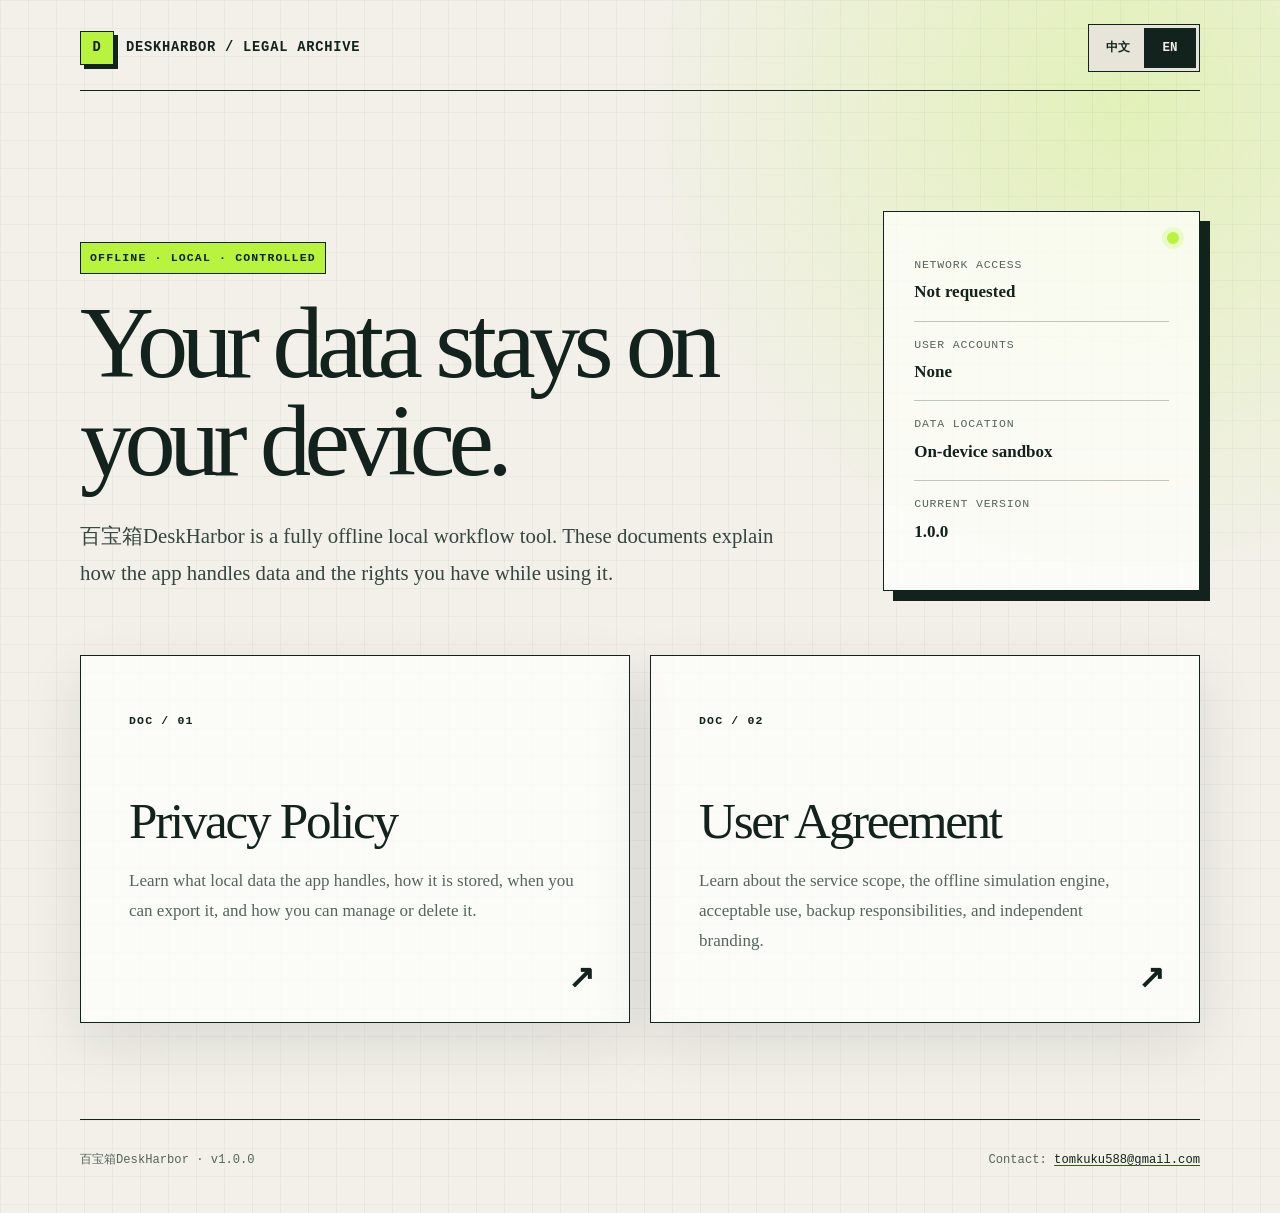
<file: index.html>
<!doctype html>
<html lang="zh-CN">
<head>
  <meta charset="utf-8">
  <meta name="viewport" content="width=device-width, initial-scale=1">
  <meta name="description" content="百宝箱DeskHarbor隐私政策与用户协议公开页面。">
  <meta name="color-scheme" content="light">
  <title>百宝箱DeskHarbor｜合规文档</title>
  <link rel="stylesheet" href="./style.css">
  <script src="./script.js" defer></script>
</head>
<body data-title-zh="百宝箱DeskHarbor｜合规文档" data-title-en="百宝箱DeskHarbor | Legal Documents">
  <div class="site-shell">
    <header class="topbar">
      <a class="brand" href="./index.html" data-preserve-lang aria-label="百宝箱DeskHarbor合规文档 / legal documents home">
        <span class="brand-mark" aria-hidden="true">D</span>
        <span class="brand-text">DESKHARBOR / LEGAL ARCHIVE</span>
      </a>
      <div class="language-switcher" data-lang-switcher role="group" aria-label="语言 / Language">
        <button type="button" data-lang-button="zh" aria-pressed="true">中文</button>
        <button type="button" data-lang-button="en" aria-pressed="false">EN</button>
      </div>
    </header>

    <main>
      <div data-lang-panel="zh">
        <section class="hero" aria-labelledby="hero-title-zh">
          <div>
            <span class="eyebrow">离线 · 本地 · 可控</span>
            <h1 id="hero-title-zh">你的数据，留在你的设备。</h1>
            <p class="lead">百宝箱DeskHarbor是一款完全离线的本地工作流工具。这里公开说明应用如何处理数据，以及你在使用服务时享有的权利。</p>
          </div>
          <aside class="status-card" aria-label="应用隐私摘要">
            <dl>
              <div><dt>网络访问</dt><dd>不申请</dd></div>
              <div><dt>账号体系</dt><dd>无</dd></div>
              <div><dt>数据位置</dt><dd>设备本地沙箱</dd></div>
              <div><dt>当前版本</dt><dd>1.0.0</dd></div>
            </dl>
          </aside>
        </section>

        <section class="document-grid" aria-label="合规文档">
          <a class="document-card" href="./privacy-policy.html" data-preserve-lang>
            <span class="document-code">DOC / 01</span>
            <h2>隐私政策</h2>
            <p>了解应用处理哪些本地数据、如何保存、何时由你主动导出，以及你如何管理或删除这些数据。</p>
            <span class="card-arrow" aria-hidden="true">↗</span>
          </a>
          <a class="document-card" href="./user-agreement.html" data-preserve-lang>
            <span class="document-code">DOC / 02</span>
            <h2>用户协议</h2>
            <p>了解服务范围、离线模拟引擎的性质、使用规则、数据备份责任与独立品牌声明。</p>
            <span class="card-arrow" aria-hidden="true">↗</span>
          </a>
        </section>
      </div>

      <div data-lang-panel="en" lang="en" hidden>
        <section class="hero" aria-labelledby="hero-title-en">
          <div>
            <span class="eyebrow">Offline · Local · Controlled</span>
            <h1 id="hero-title-en">Your data stays on your device.</h1>
            <p class="lead">百宝箱DeskHarbor is a fully offline local workflow tool. These documents explain how the app handles data and the rights you have while using it.</p>
          </div>
          <aside class="status-card" aria-label="App privacy summary">
            <dl>
              <div><dt>Network access</dt><dd>Not requested</dd></div>
              <div><dt>User accounts</dt><dd>None</dd></div>
              <div><dt>Data location</dt><dd>On-device sandbox</dd></div>
              <div><dt>Current version</dt><dd>1.0.0</dd></div>
            </dl>
          </aside>
        </section>

        <section class="document-grid" aria-label="Legal documents">
          <a class="document-card" href="./privacy-policy.html" data-preserve-lang>
            <span class="document-code">DOC / 01</span>
            <h2>Privacy Policy</h2>
            <p>Learn what local data the app handles, how it is stored, when you can export it, and how you can manage or delete it.</p>
            <span class="card-arrow" aria-hidden="true">↗</span>
          </a>
          <a class="document-card" href="./user-agreement.html" data-preserve-lang>
            <span class="document-code">DOC / 02</span>
            <h2>User Agreement</h2>
            <p>Learn about the service scope, the offline simulation engine, acceptable use, backup responsibilities, and independent branding.</p>
            <span class="card-arrow" aria-hidden="true">↗</span>
          </a>
        </section>
      </div>
    </main>

    <footer class="site-footer">
      <p>百宝箱DeskHarbor · v1.0.0</p>
      <p><span data-i18n-zh="联系邮箱：" data-i18n-en="Contact:">联系邮箱：</span> <a href="mailto:tomkuku588@gmail.com">tomkuku588@gmail.com</a></p>
    </footer>
  </div>
</body>
</html>
</file>
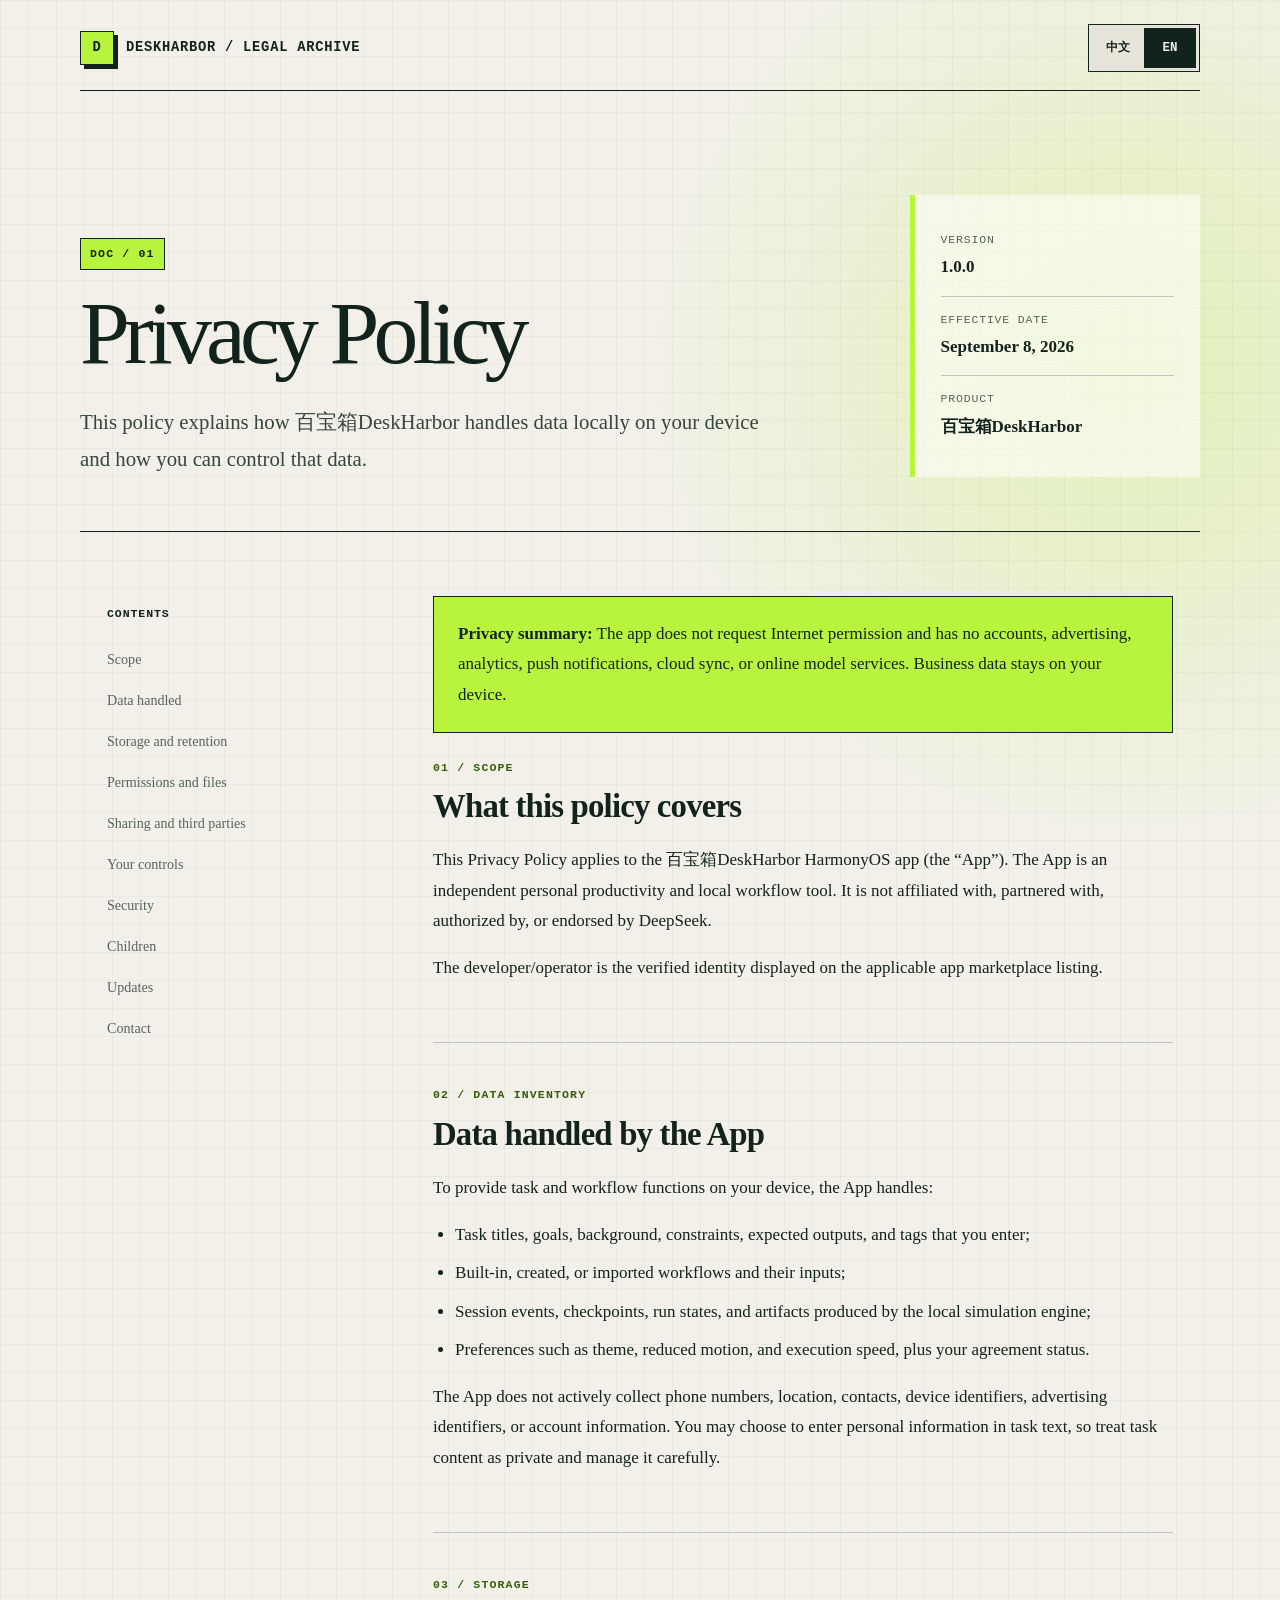
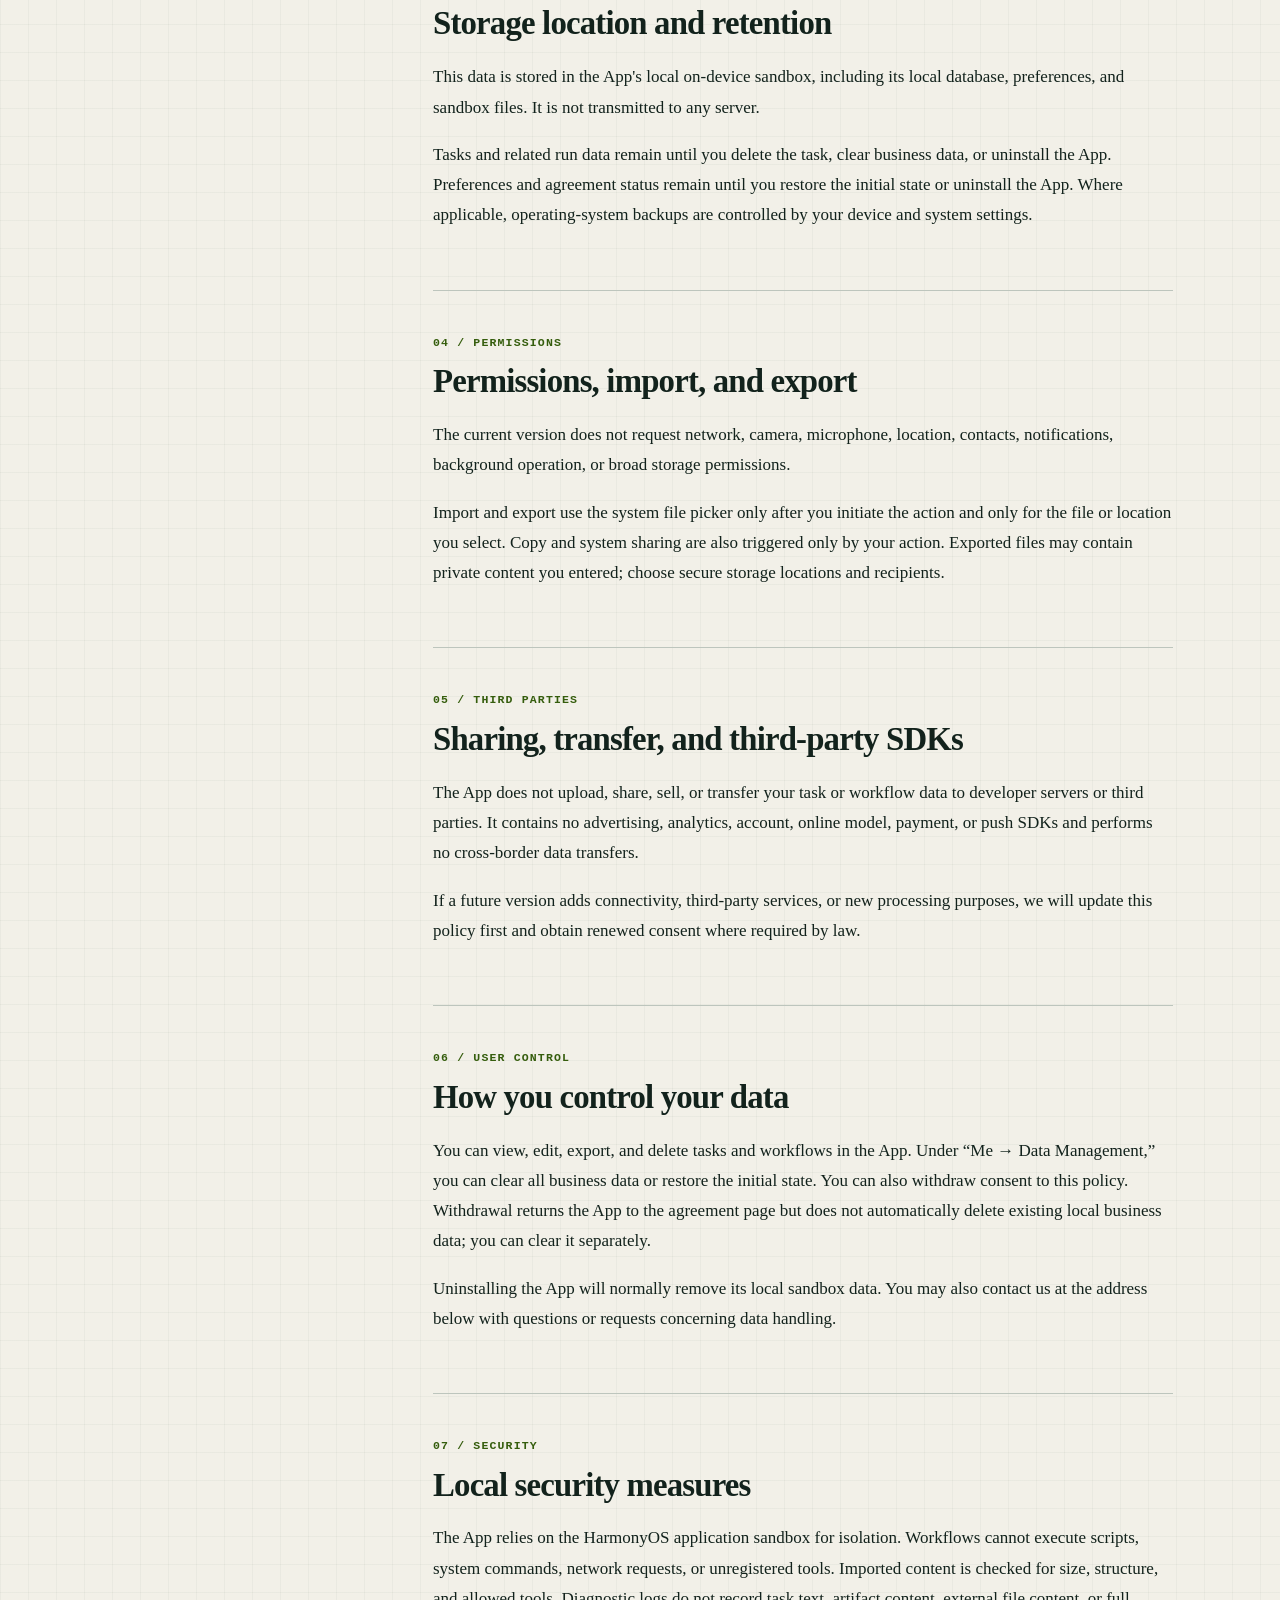
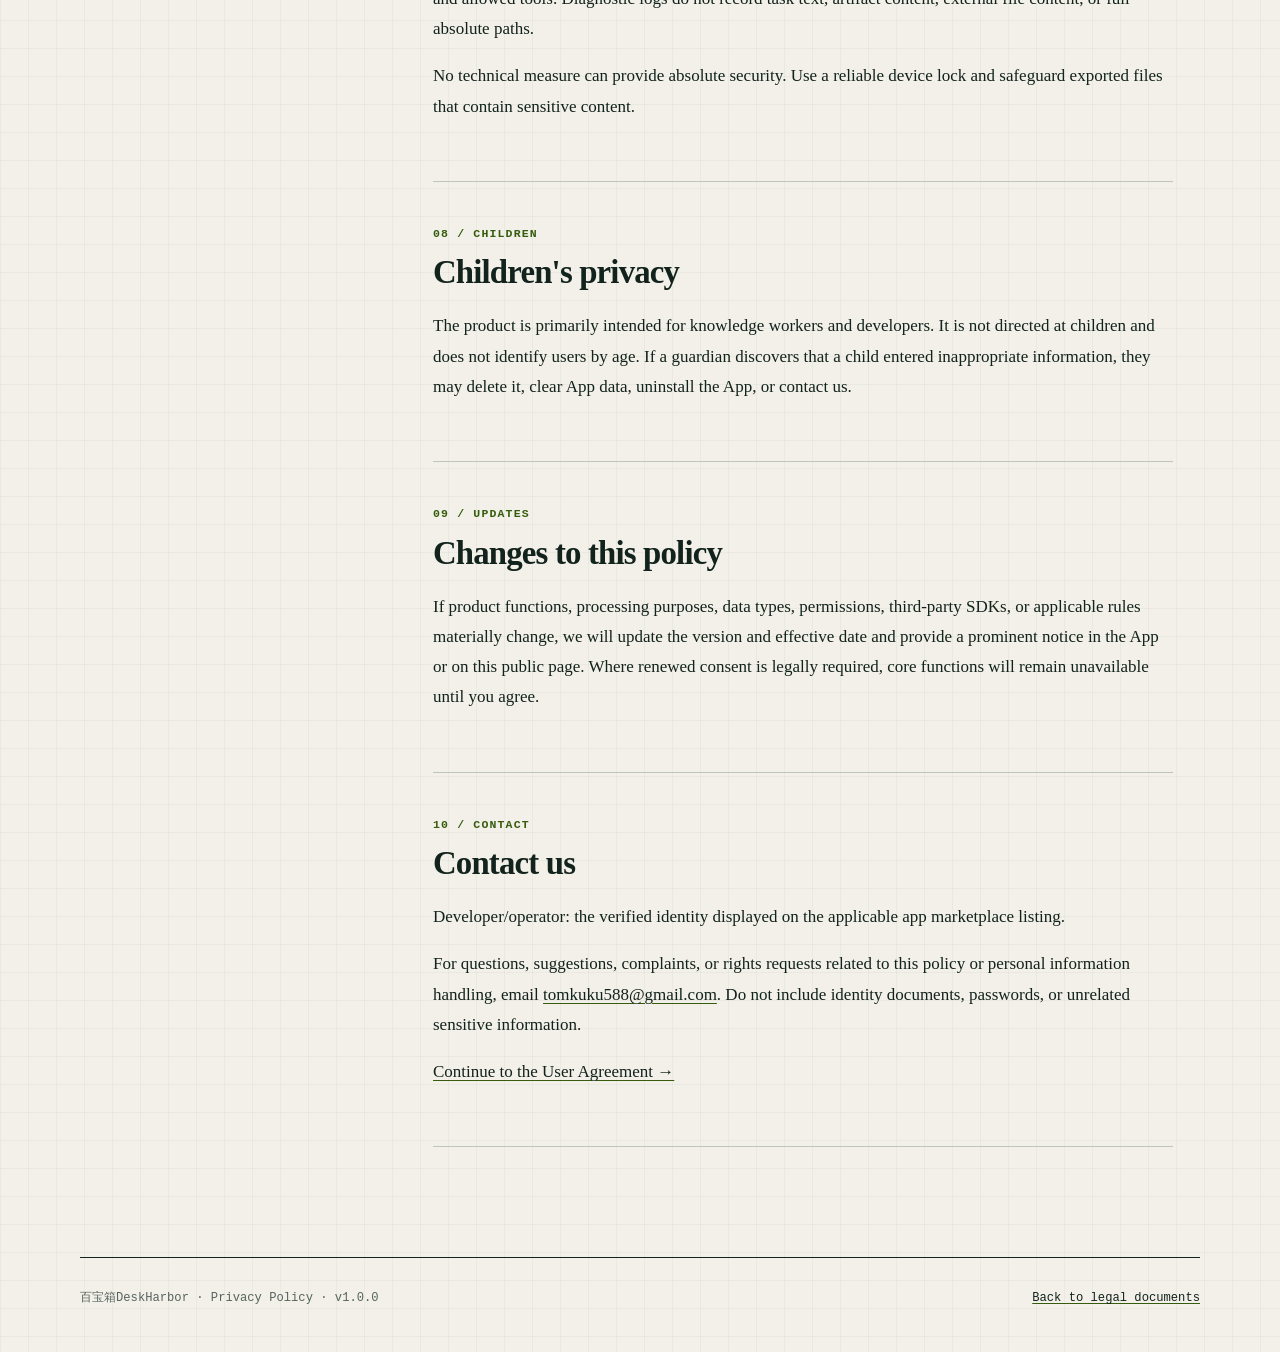
<file: privacy-policy.html>
<!doctype html>
<html lang="zh-CN">
<head>
  <meta charset="utf-8">
  <meta name="viewport" content="width=device-width, initial-scale=1">
  <meta name="description" content="百宝箱DeskHarbor中英文隐私政策。">
  <title>百宝箱DeskHarbor｜隐私政策</title>
  <link rel="stylesheet" href="./style.css">
  <script src="./script.js" defer></script>
</head>
<body data-title-zh="百宝箱DeskHarbor｜隐私政策" data-title-en="百宝箱DeskHarbor | Privacy Policy">
  <div class="site-shell">
    <header class="topbar">
      <a class="brand" href="./index.html" data-preserve-lang aria-label="百宝箱DeskHarbor合规文档 / legal documents home">
        <span class="brand-mark" aria-hidden="true">D</span>
        <span class="brand-text">DESKHARBOR / LEGAL ARCHIVE</span>
      </a>
      <div class="language-switcher" data-lang-switcher role="group" aria-label="语言 / Language">
        <button type="button" data-lang-button="zh" aria-pressed="true">中文</button>
        <button type="button" data-lang-button="en" aria-pressed="false">EN</button>
      </div>
    </header>

    <main>
      <article data-lang-panel="zh">
        <header class="document-hero">
          <div>
            <span class="eyebrow">DOC / 01</span>
            <h1>隐私政策</h1>
            <p class="lead">本政策说明百宝箱DeskHarbor如何在设备本地处理数据，以及你可以如何控制这些数据。</p>
          </div>
          <aside class="document-meta" aria-label="文档信息">
            <dl>
              <div><dt>版本</dt><dd>1.0.0</dd></div>
              <div><dt>生效日期</dt><dd>2026 年 9 月 8 日</dd></div>
              <div><dt>适用产品</dt><dd>百宝箱DeskHarbor</dd></div>
            </dl>
          </aside>
        </header>

        <div class="legal-layout">
          <nav class="toc" aria-label="隐私政策目录">
            <p>目录</p>
            <a href="#zh-s1">适用范围</a><a href="#zh-s2">处理的数据</a><a href="#zh-s3">存储与期限</a>
            <a href="#zh-s4">权限与导入导出</a><a href="#zh-s5">共享与第三方</a><a href="#zh-s6">你的权利</a>
            <a href="#zh-s7">安全措施</a><a href="#zh-s8">未成年人</a><a href="#zh-s9">政策更新</a><a href="#zh-s10">联系我们</a>
          </nav>
          <div class="legal-content">
            <p class="notice"><strong>隐私摘要：</strong>本应用不申请 Internet 权限，不注册账号，不接入广告、统计、推送、云同步或在线模型服务。业务数据仅保存在你的设备本地。</p>
            <section id="zh-s1"><span class="section-index">01 / 适用范围</span><h2>本政策适用于什么</h2><p>本隐私政策适用于百宝箱DeskHarbor HarmonyOS 应用（以下简称“本应用”）。本应用是一款独立的个人效率与本地工作流工具，与 DeepSeek 官方不存在隶属、合作、授权或背书关系。</p><p>本应用的开发者/运营者为应用市场页面公示的实名认证主体。</p></section>
            <section id="zh-s2"><span class="section-index">02 / 数据清单</span><h2>本应用处理哪些数据</h2><p>为在本机提供任务管理和工作流功能，本应用会处理：</p><ul><li>你主动填写的任务标题、目标、背景、约束、期望产物和标签；</li><li>内置、创建或导入的工作流及其输入；</li><li>本地模拟引擎产生的会话事件、检查点、运行状态与产物；</li><li>主题、减少动效、执行速度等偏好设置，以及协议同意状态。</li></ul><p>本应用不会主动收集手机号、位置、通讯录、设备标识、广告标识或账号信息。你可能在任务正文中自行输入个人信息，因此请将任务内容视为私密数据并妥善管理。</p></section>
            <section id="zh-s3"><span class="section-index">03 / 存储</span><h2>数据存储位置与保留期限</h2><p>上述数据保存在设备本地的应用沙箱内，包括本地数据库、偏好设置和沙箱文件，不与任何服务器通信。</p><p>任务及关联运行数据保留至你删除对应任务、清空业务数据或卸载应用为止；偏好设置和协议状态保留至你恢复初始状态或卸载应用为止。系统备份行为如适用，受设备和操作系统设置控制。</p></section>
            <section id="zh-s4"><span class="section-index">04 / 权限</span><h2>权限、导入与导出</h2><p>当前版本不申请网络、相机、麦克风、位置、通讯录、通知或后台运行权限，也不申请宽泛存储权限。</p><p>导入和导出仅在你主动操作时通过系统文件选择器访问你选择的文件或位置；复制和系统分享也只在你主动点击时触发。导出的文件可能包含你输入的私密内容，请自行选择安全的保存位置和接收方。</p></section>
            <section id="zh-s5"><span class="section-index">05 / 第三方</span><h2>数据共享、转让与第三方 SDK</h2><p>本应用不向开发者服务器或第三方上传、共享、出售或转让你的任务和工作流数据，不包含广告、统计、账号、在线模型、支付或推送 SDK，也不进行跨境数据传输。</p><p>若未来版本新增联网能力、第三方服务或数据处理目的，我们会先更新本政策，并在依法需要时重新征得你的同意。</p></section>
            <section id="zh-s6"><span class="section-index">06 / 用户控制</span><h2>你如何管理自己的数据</h2><p>你可以在应用内查看、编辑、导出和删除任务及工作流；在“我的 → 数据管理”中清空全部业务数据或恢复初始状态；也可以撤销隐私政策同意。撤销后应用返回协议页面，但不会自动删除已有本地业务数据，你可另行执行清空。</p><p>卸载应用通常会删除其本地沙箱数据。若你对数据处理有疑问或希望行使相关权利，也可以通过本政策所列邮箱联系我们。</p></section>
            <section id="zh-s7"><span class="section-index">07 / 安全</span><h2>本地安全措施</h2><p>本应用依赖 HarmonyOS 应用沙箱隔离数据；工作流不允许执行脚本、系统命令、网络请求或未注册工具；导入内容会经过大小、结构和工具白名单校验；诊断日志不记录任务正文、产物内容、外部文件内容或完整绝对路径。</p><p>任何技术措施都无法保证绝对安全。请为设备设置可靠的锁屏保护，并在导出敏感内容后妥善保管文件。</p></section>
            <section id="zh-s8"><span class="section-index">08 / 未成年人</span><h2>未成年人保护</h2><p>本产品主要面向知识工作者与开发者，不以未成年人为目标用户，也不通过年龄信息识别用户。监护人如发现未成年人输入了不适当信息，可通过应用内删除、清空数据或卸载应用进行处理，并可联系我们。</p></section>
            <section id="zh-s9"><span class="section-index">09 / 更新</span><h2>政策如何更新</h2><p>当产品功能、处理目的、数据类型、权限、第三方 SDK 或适用规则发生实质变化时，我们会更新版本和生效日期，并在应用内或公开页面显著提示；依法需要重新同意时，在你同意前不会进入核心功能。</p></section>
            <section id="zh-s10"><span class="section-index">10 / 联系</span><h2>联系我们</h2><p>开发者/运营者：以应用市场公示的实名认证主体为准。</p><p>如对本政策、个人信息处理方式或权利请求有疑问、建议或投诉，请发送邮件至 <a href="mailto:tomkuku588@gmail.com">tomkuku588@gmail.com</a>。请勿在邮件中发送身份证件、密码或与问题无关的敏感信息。</p><p><a href="./user-agreement.html" data-preserve-lang>继续阅读用户协议 →</a></p></section>
          </div>
        </div>
      </article>

      <article data-lang-panel="en" lang="en" hidden>
        <header class="document-hero">
          <div><span class="eyebrow">DOC / 01</span><h1>Privacy Policy</h1><p class="lead">This policy explains how 百宝箱DeskHarbor handles data locally on your device and how you can control that data.</p></div>
          <aside class="document-meta" aria-label="Document information"><dl><div><dt>Version</dt><dd>1.0.0</dd></div><div><dt>Effective date</dt><dd>September 8, 2026</dd></div><div><dt>Product</dt><dd>百宝箱DeskHarbor</dd></div></dl></aside>
        </header>
        <div class="legal-layout">
          <nav class="toc" aria-label="Privacy Policy contents"><p>Contents</p><a href="#en-s1">Scope</a><a href="#en-s2">Data handled</a><a href="#en-s3">Storage and retention</a><a href="#en-s4">Permissions and files</a><a href="#en-s5">Sharing and third parties</a><a href="#en-s6">Your controls</a><a href="#en-s7">Security</a><a href="#en-s8">Children</a><a href="#en-s9">Updates</a><a href="#en-s10">Contact</a></nav>
          <div class="legal-content">
            <p class="notice"><strong>Privacy summary:</strong> The app does not request Internet permission and has no accounts, advertising, analytics, push notifications, cloud sync, or online model services. Business data stays on your device.</p>
            <section id="en-s1"><span class="section-index">01 / Scope</span><h2>What this policy covers</h2><p>This Privacy Policy applies to the 百宝箱DeskHarbor HarmonyOS app (the “App”). The App is an independent personal productivity and local workflow tool. It is not affiliated with, partnered with, authorized by, or endorsed by DeepSeek.</p><p>The developer/operator is the verified identity displayed on the applicable app marketplace listing.</p></section>
            <section id="en-s2"><span class="section-index">02 / Data inventory</span><h2>Data handled by the App</h2><p>To provide task and workflow functions on your device, the App handles:</p><ul><li>Task titles, goals, background, constraints, expected outputs, and tags that you enter;</li><li>Built-in, created, or imported workflows and their inputs;</li><li>Session events, checkpoints, run states, and artifacts produced by the local simulation engine;</li><li>Preferences such as theme, reduced motion, and execution speed, plus your agreement status.</li></ul><p>The App does not actively collect phone numbers, location, contacts, device identifiers, advertising identifiers, or account information. You may choose to enter personal information in task text, so treat task content as private and manage it carefully.</p></section>
            <section id="en-s3"><span class="section-index">03 / Storage</span><h2>Storage location and retention</h2><p>This data is stored in the App's local on-device sandbox, including its local database, preferences, and sandbox files. It is not transmitted to any server.</p><p>Tasks and related run data remain until you delete the task, clear business data, or uninstall the App. Preferences and agreement status remain until you restore the initial state or uninstall the App. Where applicable, operating-system backups are controlled by your device and system settings.</p></section>
            <section id="en-s4"><span class="section-index">04 / Permissions</span><h2>Permissions, import, and export</h2><p>The current version does not request network, camera, microphone, location, contacts, notifications, background operation, or broad storage permissions.</p><p>Import and export use the system file picker only after you initiate the action and only for the file or location you select. Copy and system sharing are also triggered only by your action. Exported files may contain private content you entered; choose secure storage locations and recipients.</p></section>
            <section id="en-s5"><span class="section-index">05 / Third parties</span><h2>Sharing, transfer, and third-party SDKs</h2><p>The App does not upload, share, sell, or transfer your task or workflow data to developer servers or third parties. It contains no advertising, analytics, account, online model, payment, or push SDKs and performs no cross-border data transfers.</p><p>If a future version adds connectivity, third-party services, or new processing purposes, we will update this policy first and obtain renewed consent where required by law.</p></section>
            <section id="en-s6"><span class="section-index">06 / User control</span><h2>How you control your data</h2><p>You can view, edit, export, and delete tasks and workflows in the App. Under “Me → Data Management,” you can clear all business data or restore the initial state. You can also withdraw consent to this policy. Withdrawal returns the App to the agreement page but does not automatically delete existing local business data; you can clear it separately.</p><p>Uninstalling the App will normally remove its local sandbox data. You may also contact us at the address below with questions or requests concerning data handling.</p></section>
            <section id="en-s7"><span class="section-index">07 / Security</span><h2>Local security measures</h2><p>The App relies on the HarmonyOS application sandbox for isolation. Workflows cannot execute scripts, system commands, network requests, or unregistered tools. Imported content is checked for size, structure, and allowed tools. Diagnostic logs do not record task text, artifact content, external file content, or full absolute paths.</p><p>No technical measure can provide absolute security. Use a reliable device lock and safeguard exported files that contain sensitive content.</p></section>
            <section id="en-s8"><span class="section-index">08 / Children</span><h2>Children's privacy</h2><p>The product is primarily intended for knowledge workers and developers. It is not directed at children and does not identify users by age. If a guardian discovers that a child entered inappropriate information, they may delete it, clear App data, uninstall the App, or contact us.</p></section>
            <section id="en-s9"><span class="section-index">09 / Updates</span><h2>Changes to this policy</h2><p>If product functions, processing purposes, data types, permissions, third-party SDKs, or applicable rules materially change, we will update the version and effective date and provide a prominent notice in the App or on this public page. Where renewed consent is legally required, core functions will remain unavailable until you agree.</p></section>
            <section id="en-s10"><span class="section-index">10 / Contact</span><h2>Contact us</h2><p>Developer/operator: the verified identity displayed on the applicable app marketplace listing.</p><p>For questions, suggestions, complaints, or rights requests related to this policy or personal information handling, email <a href="mailto:tomkuku588@gmail.com">tomkuku588@gmail.com</a>. Do not include identity documents, passwords, or unrelated sensitive information.</p><p><a href="./user-agreement.html" data-preserve-lang>Continue to the User Agreement →</a></p></section>
          </div>
        </div>
      </article>
    </main>
    <footer class="site-footer"><p>百宝箱DeskHarbor · Privacy Policy · v1.0.0</p><p><a href="./index.html" data-preserve-lang data-i18n-zh="返回合规文档首页" data-i18n-en="Back to legal documents">返回合规文档首页</a></p></footer>
  </div>
</body>
</html>
</file>
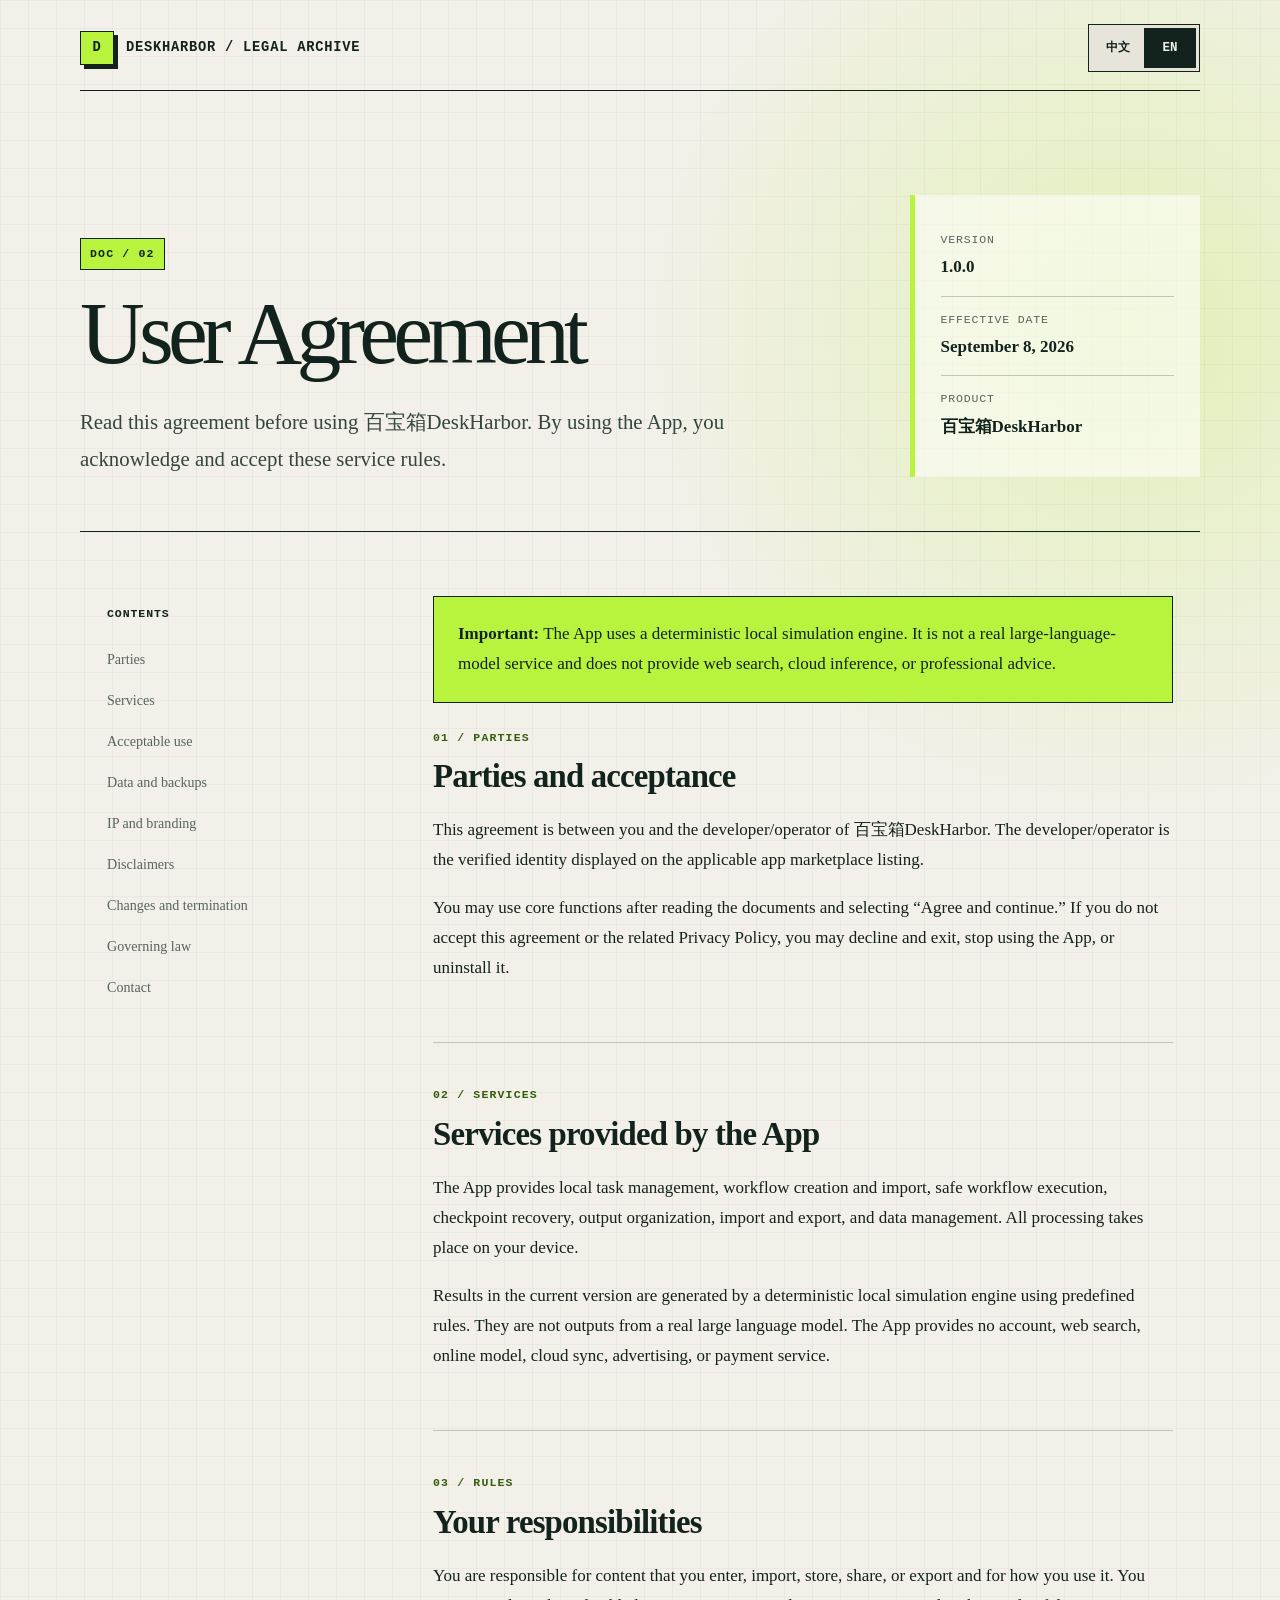
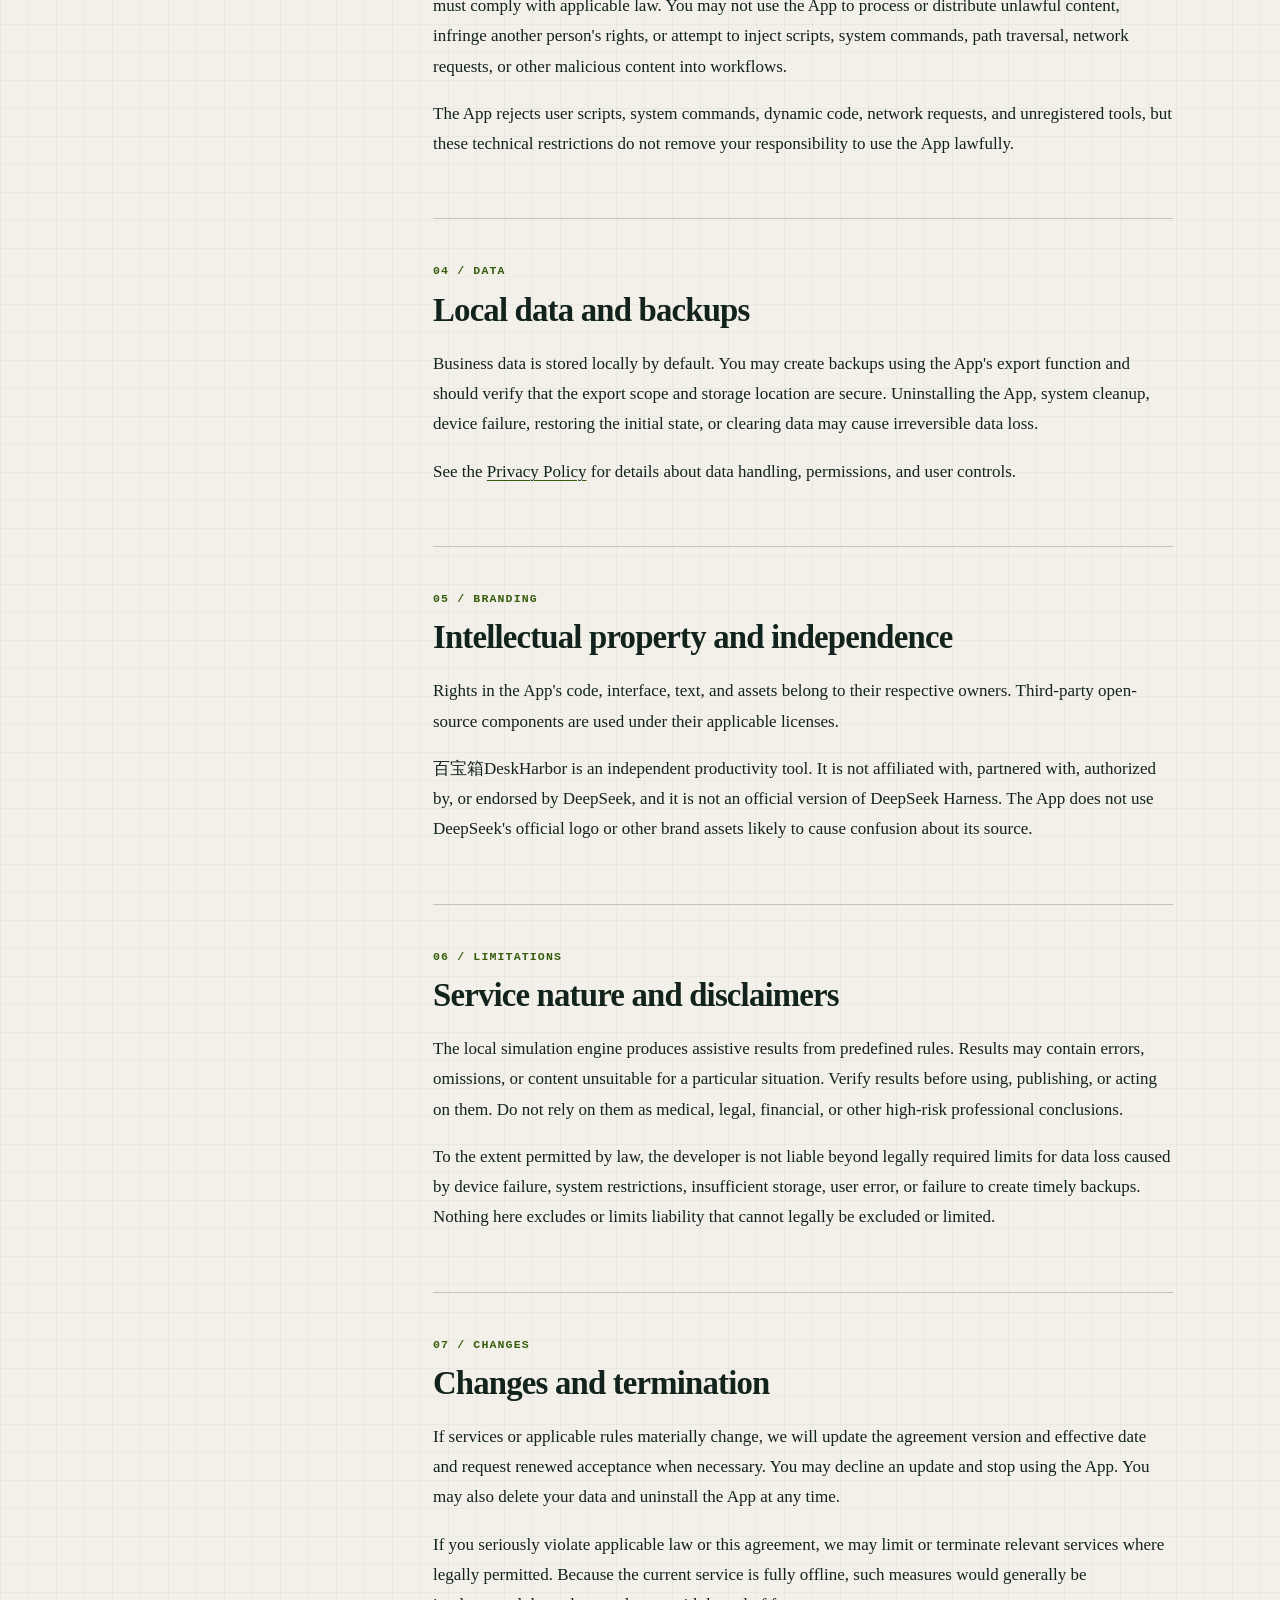
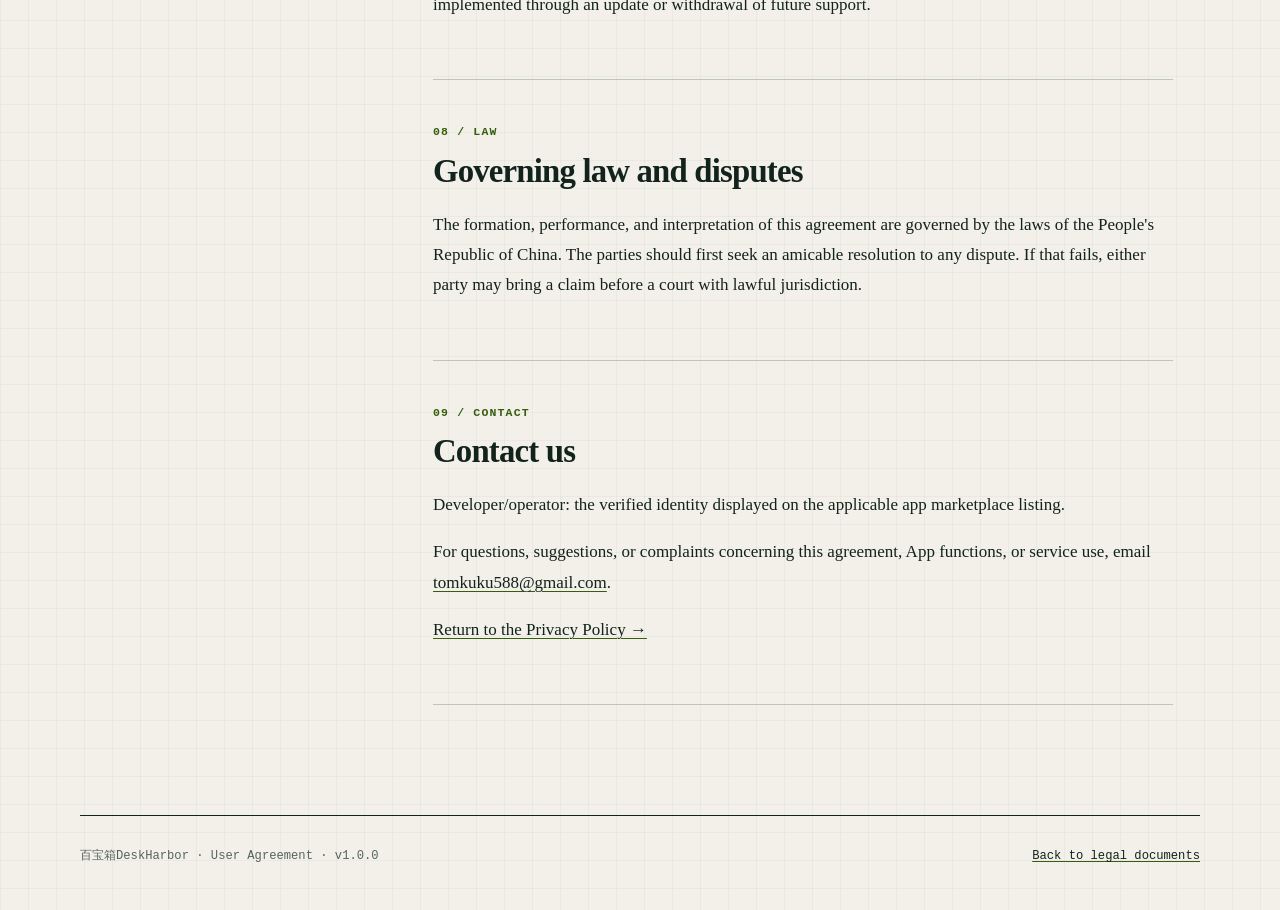
<file: user-agreement.html>
<!doctype html>
<html lang="zh-CN">
<head>
  <meta charset="utf-8">
  <meta name="viewport" content="width=device-width, initial-scale=1">
  <meta name="description" content="百宝箱DeskHarbor中英文用户协议。">
  <title>百宝箱DeskHarbor｜用户协议</title>
  <link rel="stylesheet" href="./style.css">
  <script src="./script.js" defer></script>
</head>
<body data-title-zh="百宝箱DeskHarbor｜用户协议" data-title-en="百宝箱DeskHarbor | User Agreement">
  <div class="site-shell">
    <header class="topbar">
      <a class="brand" href="./index.html" data-preserve-lang aria-label="百宝箱DeskHarbor合规文档 / legal documents home"><span class="brand-mark" aria-hidden="true">D</span><span class="brand-text">DESKHARBOR / LEGAL ARCHIVE</span></a>
      <div class="language-switcher" data-lang-switcher role="group" aria-label="语言 / Language"><button type="button" data-lang-button="zh" aria-pressed="true">中文</button><button type="button" data-lang-button="en" aria-pressed="false">EN</button></div>
    </header>
    <main>
      <article data-lang-panel="zh">
        <header class="document-hero">
          <div><span class="eyebrow">DOC / 02</span><h1>用户协议</h1><p class="lead">请在使用百宝箱DeskHarbor前阅读本协议。使用本应用即表示你理解并接受以下服务规则。</p></div>
          <aside class="document-meta" aria-label="文档信息"><dl><div><dt>版本</dt><dd>1.0.0</dd></div><div><dt>生效日期</dt><dd>2026 年 9 月 8 日</dd></div><div><dt>适用产品</dt><dd>百宝箱DeskHarbor</dd></div></dl></aside>
        </header>
        <div class="legal-layout">
          <nav class="toc" aria-label="用户协议目录"><p>目录</p><a href="#zh-a1">协议主体</a><a href="#zh-a2">服务内容</a><a href="#zh-a3">使用规则</a><a href="#zh-a4">数据与备份</a><a href="#zh-a5">知识产权与品牌</a><a href="#zh-a6">免责声明</a><a href="#zh-a7">变更与终止</a><a href="#zh-a8">适用法律</a><a href="#zh-a9">联系我们</a></nav>
          <div class="legal-content">
            <p class="notice"><strong>重要提示：</strong>本应用使用确定性本地模拟引擎，不是真实大模型服务，不提供联网搜索、云端推理或专业决策建议。</p>
            <section id="zh-a1"><span class="section-index">01 / 协议主体</span><h2>协议双方与接受方式</h2><p>本协议由你与百宝箱DeskHarbor的开发者/运营者共同订立。开发者/运营者为应用市场页面公示的实名认证主体。</p><p>你在阅读并选择“同意并继续”后方可使用核心功能。若你不同意本协议或相关隐私政策，可以选择不同意并退出，也可以停止使用并卸载本应用。</p></section>
            <section id="zh-a2"><span class="section-index">02 / 服务</span><h2>本应用提供什么服务</h2><p>本应用提供本地任务管理、工作流创建和导入、安全工作流执行、检查点恢复、结果整理、导入导出和数据管理能力。所有运行均在设备本地完成。</p><p>当前版本的结果由确定性本地模拟引擎依据规则产生，不代表真实大模型的输出，不提供账号、联网搜索、在线模型、云同步、广告或支付服务。</p></section>
            <section id="zh-a3"><span class="section-index">03 / 规则</span><h2>你的使用责任</h2><p>你应对输入、导入、保存、分享和导出的内容及其用途负责，并遵守适用法律法规。你不得利用本应用处理或传播违法内容、侵犯他人合法权益，或尝试通过工作流注入脚本、系统命令、路径穿越、网络请求及其他恶意内容。</p><p>本应用会拒绝执行用户脚本、系统命令、动态代码、网络请求或未注册工具，但这些技术限制不免除你的合法使用责任。</p></section>
            <section id="zh-a4"><span class="section-index">04 / 数据</span><h2>本地数据与备份</h2><p>业务数据默认只保存在本机。你可以使用应用提供的导出功能主动备份，并应确认导出范围和保存位置安全。卸载应用、系统清理、设备损坏、恢复初始状态或你主动清空数据，可能导致数据不可恢复。</p><p>具体的数据处理规则、权限和用户控制方式请参阅<a href="./privacy-policy.html" data-preserve-lang>《隐私政策》</a>。</p></section>
            <section id="zh-a5"><span class="section-index">05 / 品牌</span><h2>知识产权与独立声明</h2><p>本应用自身代码、界面、文案和素材的权利归其相应权利人所有，第三方开源组件按其许可使用。</p><p>百宝箱DeskHarbor是独立的个人效率工具，与 DeepSeek 官方不存在隶属、合作、授权或背书关系，也不代表 DeepSeek Harness 的官方版本。本应用不使用 DeepSeek 官方 Logo 或其他易造成来源混淆的品牌资产。</p></section>
            <section id="zh-a6"><span class="section-index">06 / 责任限制</span><h2>服务性质与免责声明</h2><p>本地模拟引擎基于预设规则生成辅助性结果，可能存在错误、遗漏或不适合具体情境的内容。你应在使用、发布或据此行动前自行核验，不应将结果直接作为医疗、法律、金融或其他高风险专业结论。</p><p>在法律允许范围内，因设备故障、系统限制、存储空间不足、误操作或未及时备份造成的数据损失，开发者不承担超出法定范围的责任。本条不排除法律规定不得排除或限制的责任。</p></section>
            <section id="zh-a7"><span class="section-index">07 / 变更</span><h2>协议变更与服务终止</h2><p>当服务内容或适用规则发生重要变化时，我们会更新协议版本和生效日期，并在必要时重新征得确认。你可以拒绝更新并停止使用。你也可以随时删除数据并卸载本应用。</p><p>如果你严重违反法律法规或本协议，我们可以在法律允许范围内限制或终止相关服务；由于当前服务完全离线，此类措施通常通过版本更新或停止后续支持实施。</p></section>
            <section id="zh-a8"><span class="section-index">08 / 法律</span><h2>适用法律与争议处理</h2><p>本协议的订立、履行和解释适用中华人民共和国法律。发生争议时，双方应先友好协商；协商不成的，可依法向有管辖权的人民法院提起诉讼。</p></section>
            <section id="zh-a9"><span class="section-index">09 / 联系</span><h2>联系我们</h2><p>开发者/运营者：以应用市场公示的实名认证主体为准。</p><p>如对本协议、应用功能或服务使用有疑问、建议或投诉，请发送邮件至 <a href="mailto:tomkuku588@gmail.com">tomkuku588@gmail.com</a>。</p><p><a href="./privacy-policy.html" data-preserve-lang>返回阅读隐私政策 →</a></p></section>
          </div>
        </div>
      </article>

      <article data-lang-panel="en" lang="en" hidden>
        <header class="document-hero">
          <div><span class="eyebrow">DOC / 02</span><h1>User Agreement</h1><p class="lead">Read this agreement before using 百宝箱DeskHarbor. By using the App, you acknowledge and accept these service rules.</p></div>
          <aside class="document-meta" aria-label="Document information"><dl><div><dt>Version</dt><dd>1.0.0</dd></div><div><dt>Effective date</dt><dd>September 8, 2026</dd></div><div><dt>Product</dt><dd>百宝箱DeskHarbor</dd></div></dl></aside>
        </header>
        <div class="legal-layout">
          <nav class="toc" aria-label="User Agreement contents"><p>Contents</p><a href="#en-a1">Parties</a><a href="#en-a2">Services</a><a href="#en-a3">Acceptable use</a><a href="#en-a4">Data and backups</a><a href="#en-a5">IP and branding</a><a href="#en-a6">Disclaimers</a><a href="#en-a7">Changes and termination</a><a href="#en-a8">Governing law</a><a href="#en-a9">Contact</a></nav>
          <div class="legal-content">
            <p class="notice"><strong>Important:</strong> The App uses a deterministic local simulation engine. It is not a real large-language-model service and does not provide web search, cloud inference, or professional advice.</p>
            <section id="en-a1"><span class="section-index">01 / Parties</span><h2>Parties and acceptance</h2><p>This agreement is between you and the developer/operator of 百宝箱DeskHarbor. The developer/operator is the verified identity displayed on the applicable app marketplace listing.</p><p>You may use core functions after reading the documents and selecting “Agree and continue.” If you do not accept this agreement or the related Privacy Policy, you may decline and exit, stop using the App, or uninstall it.</p></section>
            <section id="en-a2"><span class="section-index">02 / Services</span><h2>Services provided by the App</h2><p>The App provides local task management, workflow creation and import, safe workflow execution, checkpoint recovery, output organization, import and export, and data management. All processing takes place on your device.</p><p>Results in the current version are generated by a deterministic local simulation engine using predefined rules. They are not outputs from a real large language model. The App provides no account, web search, online model, cloud sync, advertising, or payment service.</p></section>
            <section id="en-a3"><span class="section-index">03 / Rules</span><h2>Your responsibilities</h2><p>You are responsible for content that you enter, import, store, share, or export and for how you use it. You must comply with applicable law. You may not use the App to process or distribute unlawful content, infringe another person's rights, or attempt to inject scripts, system commands, path traversal, network requests, or other malicious content into workflows.</p><p>The App rejects user scripts, system commands, dynamic code, network requests, and unregistered tools, but these technical restrictions do not remove your responsibility to use the App lawfully.</p></section>
            <section id="en-a4"><span class="section-index">04 / Data</span><h2>Local data and backups</h2><p>Business data is stored locally by default. You may create backups using the App's export function and should verify that the export scope and storage location are secure. Uninstalling the App, system cleanup, device failure, restoring the initial state, or clearing data may cause irreversible data loss.</p><p>See the <a href="./privacy-policy.html" data-preserve-lang>Privacy Policy</a> for details about data handling, permissions, and user controls.</p></section>
            <section id="en-a5"><span class="section-index">05 / Branding</span><h2>Intellectual property and independence</h2><p>Rights in the App's code, interface, text, and assets belong to their respective owners. Third-party open-source components are used under their applicable licenses.</p><p>百宝箱DeskHarbor is an independent productivity tool. It is not affiliated with, partnered with, authorized by, or endorsed by DeepSeek, and it is not an official version of DeepSeek Harness. The App does not use DeepSeek's official logo or other brand assets likely to cause confusion about its source.</p></section>
            <section id="en-a6"><span class="section-index">06 / Limitations</span><h2>Service nature and disclaimers</h2><p>The local simulation engine produces assistive results from predefined rules. Results may contain errors, omissions, or content unsuitable for a particular situation. Verify results before using, publishing, or acting on them. Do not rely on them as medical, legal, financial, or other high-risk professional conclusions.</p><p>To the extent permitted by law, the developer is not liable beyond legally required limits for data loss caused by device failure, system restrictions, insufficient storage, user error, or failure to create timely backups. Nothing here excludes or limits liability that cannot legally be excluded or limited.</p></section>
            <section id="en-a7"><span class="section-index">07 / Changes</span><h2>Changes and termination</h2><p>If services or applicable rules materially change, we will update the agreement version and effective date and request renewed acceptance when necessary. You may decline an update and stop using the App. You may also delete your data and uninstall the App at any time.</p><p>If you seriously violate applicable law or this agreement, we may limit or terminate relevant services where legally permitted. Because the current service is fully offline, such measures would generally be implemented through an update or withdrawal of future support.</p></section>
            <section id="en-a8"><span class="section-index">08 / Law</span><h2>Governing law and disputes</h2><p>The formation, performance, and interpretation of this agreement are governed by the laws of the People's Republic of China. The parties should first seek an amicable resolution to any dispute. If that fails, either party may bring a claim before a court with lawful jurisdiction.</p></section>
            <section id="en-a9"><span class="section-index">09 / Contact</span><h2>Contact us</h2><p>Developer/operator: the verified identity displayed on the applicable app marketplace listing.</p><p>For questions, suggestions, or complaints concerning this agreement, App functions, or service use, email <a href="mailto:tomkuku588@gmail.com">tomkuku588@gmail.com</a>.</p><p><a href="./privacy-policy.html" data-preserve-lang>Return to the Privacy Policy →</a></p></section>
          </div>
        </div>
      </article>
    </main>
    <footer class="site-footer"><p>百宝箱DeskHarbor · User Agreement · v1.0.0</p><p><a href="./index.html" data-preserve-lang data-i18n-zh="返回合规文档首页" data-i18n-en="Back to legal documents">返回合规文档首页</a></p></footer>
  </div>
</body>
</html>
</file>
<file: style.css>
:root {
  color-scheme: light;
  --paper: #f2f0e8;
  --paper-deep: #e7e4d9;
  --ink: #12221c;
  --muted: #56645e;
  --line: #bdc5bd;
  --signal: #b8f33d;
  --signal-dark: #355d0d;
  --panel: rgba(255, 255, 252, 0.74);
  --max-width: 1120px;
  --shadow: 0 20px 56px rgba(18, 34, 28, 0.1);
}
* {
  box-sizing: border-box;
}

html {
  scroll-behavior: smooth;
  background: var(--paper);
}

body {
  min-width: 320px;
  margin: 0;
  color: var(--ink);
  background:
    linear-gradient(rgba(18, 34, 28, 0.035) 1px, transparent 1px),
    linear-gradient(90deg, rgba(18, 34, 28, 0.035) 1px, transparent 1px),
    radial-gradient(circle at 88% 8%, rgba(184, 243, 61, 0.28), transparent 30rem),
    var(--paper);
  background-size: 28px 28px, 28px 28px, auto, auto;
  font-family: "Noto Serif SC", "Source Han Serif SC", "Songti SC", Georgia, serif;
  font-size: 17px;
  line-height: 1.78;
}

a {
  color: var(--ink);
  text-decoration-color: var(--signal-dark);
  text-decoration-thickness: 1px;
  text-underline-offset: 0.2em;
}

a:hover {
  background: var(--signal);
  text-decoration-color: transparent;
}

button,
a {
  -webkit-tap-highlight-color: transparent;
}

:focus-visible {
  outline: 3px solid var(--signal-dark);
  outline-offset: 4px;
}

[hidden] {
  display: none !important;
}

.site-shell {
  width: min(calc(100% - 32px), var(--max-width));
  margin: 0 auto;
}

.topbar {
  display: flex;
  align-items: center;
  justify-content: space-between;
  gap: 24px;
  padding: 24px 0 18px;
  border-bottom: 1px solid var(--ink);
}

.brand {
  display: inline-flex;
  align-items: center;
  gap: 12px;
  font-family: ui-monospace, "SFMono-Regular", Consolas, monospace;
  font-size: 0.86rem;
  font-weight: 700;
  letter-spacing: 0.055em;
  text-decoration: none;
}

.brand-mark {
  display: grid;
  width: 34px;
  height: 34px;
  place-items: center;
  border: 1px solid var(--ink);
  background: var(--signal);
  box-shadow: 4px 4px 0 var(--ink);
}

.language-switcher {
  display: inline-flex;
  padding: 3px;
  border: 1px solid var(--ink);
  background: var(--paper-deep);
}

.language-switcher button {
  min-width: 52px;
  min-height: 40px;
  padding: 7px 12px;
  border: 0;
  color: var(--ink);
  background: transparent;
  font: 700 0.78rem/1 ui-monospace, "SFMono-Regular", Consolas, monospace;
  cursor: pointer;
}

.language-switcher button[aria-pressed="true"] {
  background: var(--ink);
  color: var(--paper);
}

.hero {
  display: grid;
  grid-template-columns: minmax(0, 1.4fr) minmax(260px, 0.6fr);
  gap: 64px;
  align-items: end;
  padding: clamp(64px, 10vw, 120px) 0 64px;
}

.eyebrow,
.document-code,
.section-index,
.meta-label {
  font-family: ui-monospace, "SFMono-Regular", Consolas, monospace;
  font-size: 0.72rem;
  font-weight: 700;
  letter-spacing: 0.1em;
  text-transform: uppercase;
}

.eyebrow {
  display: inline-block;
  margin-bottom: 20px;
  padding: 5px 9px;
  border: 1px solid var(--ink);
  background: var(--signal);
}

h1,
h2,
h3,
p {
  margin-top: 0;
}

h1 {
  max-width: 820px;
  margin-bottom: 28px;
  font-size: clamp(3rem, 8vw, 6.9rem);
  font-weight: 500;
  letter-spacing: -0.065em;
  line-height: 0.95;
}

.document-hero h1 {
  font-size: clamp(2.8rem, 7vw, 5.8rem);
}

.lead {
  max-width: 700px;
  margin-bottom: 0;
  color: #35453f;
  font-size: clamp(1.05rem, 2vw, 1.3rem);
}

.status-card {
  position: relative;
  padding: 30px;
  border: 1px solid var(--ink);
  background: var(--panel);
  box-shadow: 10px 10px 0 var(--ink);
}

.status-card::before {
  position: absolute;
  top: 20px;
  right: 20px;
  width: 12px;
  height: 12px;
  border-radius: 50%;
  background: var(--signal);
  box-shadow: 0 0 0 5px rgba(184, 243, 61, 0.22);
  content: "";
}

.status-card dl,
.document-meta dl {
  margin: 0;
}

.status-card div,
.document-meta div {
  padding: 13px 0;
  border-bottom: 1px solid var(--line);
}

.status-card div:last-child,
.document-meta div:last-child {
  border-bottom: 0;
}

dt {
  color: var(--muted);
  font-family: ui-monospace, "SFMono-Regular", Consolas, monospace;
  font-size: 0.72rem;
  letter-spacing: 0.07em;
  text-transform: uppercase;
}

dd {
  margin: 2px 0 0;
  font-weight: 650;
}

.document-grid {
  display: grid;
  grid-template-columns: repeat(2, minmax(0, 1fr));
  gap: 20px;
  padding-bottom: 96px;
}

.document-card {
  position: relative;
  min-height: 330px;
  padding: clamp(28px, 4vw, 48px);
  overflow: hidden;
  border: 1px solid var(--ink);
  background: var(--panel);
  box-shadow: var(--shadow);
  text-decoration: none;
  transition: transform 180ms ease, box-shadow 180ms ease;
}

.document-card:hover {
  transform: translateY(-6px);
  background: #fffefa;
  box-shadow: 12px 16px 0 var(--signal-dark);
}

.document-card h2 {
  max-width: 460px;
  margin: 60px 0 18px;
  font-size: clamp(2rem, 4vw, 3.35rem);
  font-weight: 500;
  letter-spacing: -0.045em;
  line-height: 1.05;
}

.document-card p {
  max-width: 540px;
  color: var(--muted);
}

.card-arrow {
  position: absolute;
  right: 34px;
  bottom: 26px;
  font: 700 2rem/1 ui-monospace, "SFMono-Regular", Consolas, monospace;
}

.document-hero {
  display: grid;
  grid-template-columns: minmax(0, 1.45fr) minmax(250px, 0.55fr);
  gap: 64px;
  align-items: end;
  padding: clamp(58px, 9vw, 104px) 0 54px;
  border-bottom: 1px solid var(--ink);
}

.document-meta {
  padding: 22px 26px;
  border-left: 5px solid var(--signal);
  background: rgba(255, 255, 252, 0.58);
}

.legal-layout {
  display: grid;
  grid-template-columns: 230px minmax(0, 740px);
  gap: clamp(36px, 8vw, 96px);
  justify-content: center;
  padding: 64px 0 110px;
}

.toc {
  position: sticky;
  top: 24px;
  align-self: start;
  padding-top: 8px;
}

.toc p {
  margin-bottom: 14px;
  font-family: ui-monospace, "SFMono-Regular", Consolas, monospace;
  font-size: 0.72rem;
  font-weight: 700;
  letter-spacing: 0.08em;
  text-transform: uppercase;
}

.toc a {
  display: block;
  padding: 8px 0;
  color: var(--muted);
  font-size: 0.88rem;
  text-decoration: none;
}

.toc a:hover {
  color: var(--ink);
  background: transparent;
  text-decoration: underline;
  text-decoration-color: var(--signal-dark);
}

.legal-content section {
  scroll-margin-top: 24px;
  padding: 8px 0 42px;
  border-bottom: 1px solid var(--line);
}

.legal-content section + section {
  padding-top: 42px;
}

.legal-content h2 {
  margin-bottom: 18px;
  font-size: clamp(1.45rem, 3vw, 2.05rem);
  font-weight: 600;
  letter-spacing: -0.025em;
  line-height: 1.25;
}

.section-index {
  display: block;
  margin-bottom: 8px;
  color: var(--signal-dark);
}

.legal-content ul {
  padding-left: 1.3em;
}

.legal-content li + li {
  margin-top: 8px;
}

.notice {
  padding: 22px 24px;
  border: 1px solid var(--ink);
  background: var(--signal);
  color: var(--ink);
}

.site-footer {
  display: flex;
  justify-content: space-between;
  gap: 32px;
  padding: 30px 0 42px;
  border-top: 1px solid var(--ink);
  color: var(--muted);
  font-family: ui-monospace, "SFMono-Regular", Consolas, monospace;
  font-size: 0.76rem;
}

.site-footer p {
  margin: 0;
}

@media (prefers-reduced-motion: reduce) {
  html {
    scroll-behavior: auto;
  }

  *,
  *::before,
  *::after {
    transition-duration: 0.01ms !important;
    animation-duration: 0.01ms !important;
    animation-iteration-count: 1 !important;
  }
}

@media (max-width: 760px) {
  body {
    font-size: 16px;
  }

  .topbar {
    align-items: flex-start;
  }

  .brand-text {
    max-width: 150px;
  }

  .hero,
  .document-hero,
  .document-grid,
  .legal-layout {
    grid-template-columns: 1fr;
  }

  .hero,
  .document-hero {
    gap: 38px;
  }

  .legal-layout {
    gap: 28px;
    padding-top: 38px;
  }

  .toc {
    position: static;
    display: grid;
    grid-template-columns: repeat(2, minmax(0, 1fr));
    gap: 2px 16px;
    padding: 18px;
    border: 1px solid var(--line);
    background: var(--panel);
  }

  .toc p {
    grid-column: 1 / -1;
  }

  .document-card {
    min-height: 290px;
  }

  .site-footer {
    display: block;
  }

  .site-footer p + p {
    margin-top: 8px;
  }
}

@media print {
  body {
    background: #fff;
    color: #000;
    font-size: 11pt;
  }

  .language-switcher,
  .toc {
    display: none;
  }

  .site-shell {
    width: 100%;
  }

  .document-hero,
  .legal-layout {
    display: block;
    padding: 24px 0;
  }

  .document-meta {
    margin-top: 20px;
  }
}
</file>
